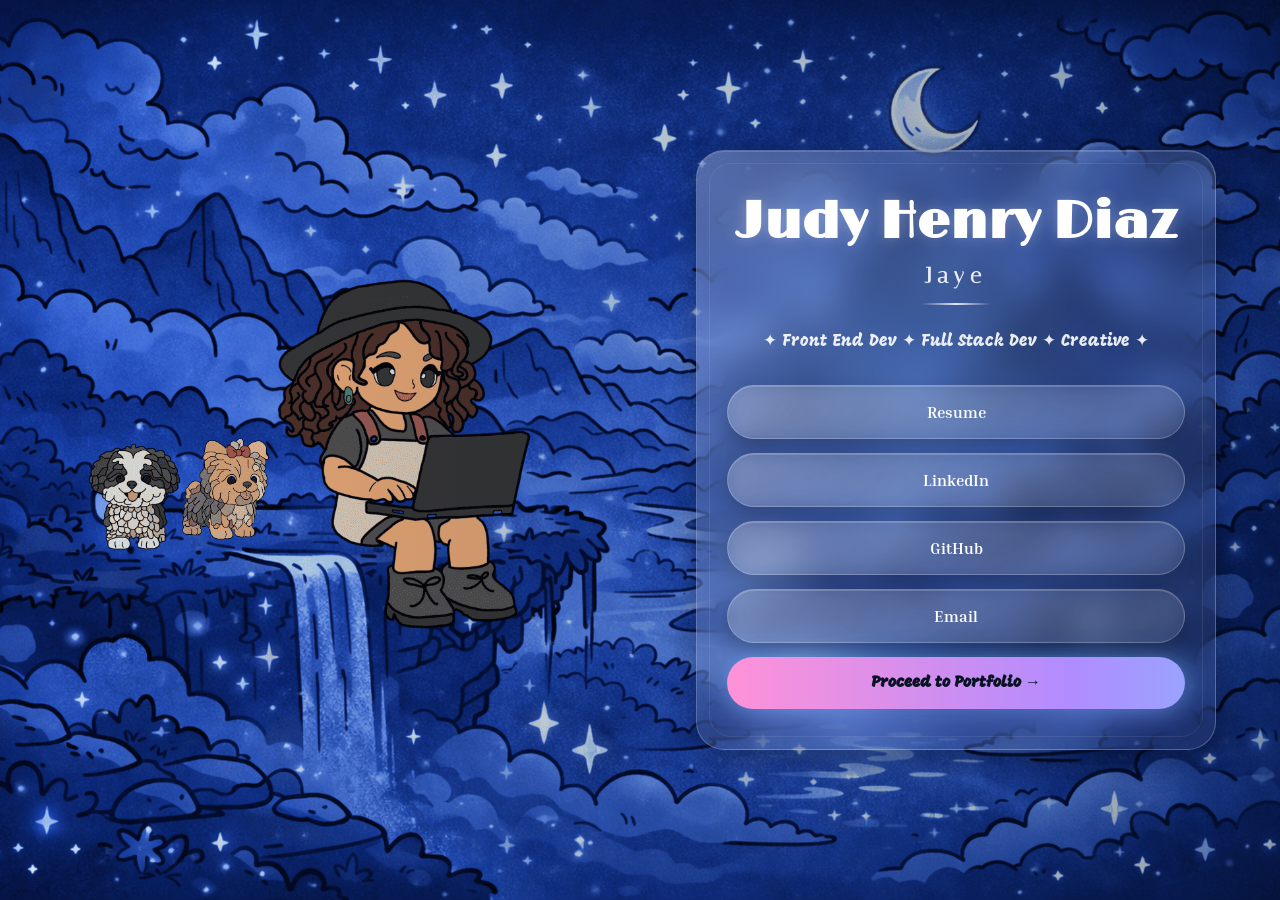
<file: index.html>
<!DOCTYPE html>
<html lang="en">
<head>
  <meta charset="UTF-8" />
  <meta name="viewport" content="width=device-width, initial-scale=1.0" />
  <title>Judy's Website!</title>

  <link rel="icon" type="image/png" href="photos/jaye1.png">

  <link rel="preconnect" href="https://fonts.googleapis.com">
  <link rel="preconnect" href="https://fonts.gstatic.com" crossorigin>
  <link href="https://fonts.googleapis.com/css2?family=Limelight&display=swap" rel="stylesheet">
  <link href="https://fonts.googleapis.com/css2?family=Mogra&display=swap" rel="stylesheet">
  <link href="https://fonts.googleapis.com/css2?family=Italiana&display=swap" rel="stylesheet">
  <link href="https://fonts.googleapis.com/css2?family=Inria+Serif&display=swap" rel="stylesheet">

  <style>
    * {
      margin: 0;
      padding: 0;
      box-sizing: border-box;
      font-family: "Segoe UI", Arial, sans-serif;
    }

    body {
      min-height: 100vh;
      background: url("photos/landing.png") no-repeat center center/cover;
      display: flex;
      justify-content: flex-end;
      align-items: center;
      overflow: hidden;
      position: relative;
      color: white;
    }

    body::before {
      content: "";
  position: absolute;
  inset: 0;
  background:
    linear-gradient(to left, rgba(5, 10, 20, 0.35), rgba(5, 10, 20, 0.05));
  z-index: 0;
    }

    body::after {
      content: "";
      position: absolute;
      width: 420px;
      height: 420px;
      right: 12%;
      top: 18%;
      border-radius: 50%;
      background: radial-gradient(circle, rgba(111, 184, 255, 0.22), transparent 65%);
      filter: blur(20px);
      z-index: 0;
    }

    .right-panel {
      position: relative;
      z-index: 1;
      width: min(42%, 520px);
      margin-right: 5%;
      padding: 40px 30px;
      border-radius: 28px;
      background: linear-gradient(
        135deg,
        rgba(255, 255, 255, 0.14),
        rgba(255, 255, 255, 0.06)
      );
      border: 1px solid rgba(255, 255, 255, 0.22);
      backdrop-filter: blur(18px);
      -webkit-backdrop-filter: blur(18px);
      box-shadow:
        0 8px 32px rgba(0, 0, 0, 0.35),
        inset 0 1px 0 rgba(255, 255, 255, 0.15);
      text-align: center;
      overflow: hidden;
    }

    .right-panel::before {
      content: "";
      position: absolute;
      inset: 0;
      background: linear-gradient(
        120deg,
        rgba(255, 255, 255, 0.15) 0%,
        rgba(255, 255, 255, 0.03) 30%,
        transparent 55%
      );
      pointer-events: none;
    }

    .right-panel::after {
      content: "";
      position: absolute;
      inset: 12px;
      border: 1px solid rgba(255, 255, 255, 0.08);
      border-radius: 22px;
      pointer-events: none;
    }

    h1 {
  font-family: "Limelight", serif;
  font-size: clamp(2.2rem, 4vw, 3.2rem);
  letter-spacing: 1px;
  margin-bottom: 8px;
  text-shadow: 0 0 14px rgba(255, 255, 255, 0.25);
}

h2 {
  font-family: "Italiana", serif;
  font-size: 1.4rem;
  letter-spacing: 6px;
  margin-bottom: 14px;
  color: rgba(255, 255, 255, 0.9);
}

.tags {
  font-family: "Mogra", cursive;
  font-size: 1.05rem;
  line-height: 1.8;
  color: rgba(255, 255, 255, 0.9);
  margin-bottom: 28px;
}

    .buttons {
      display: flex;
      flex-direction: column;
      gap: 14px;
      width: 100%;
      position: relative;
      z-index: 2;
    }

    .btn {
      display: block;
      text-decoration: none;
      text-align: center;
      color: white;
      font-family: "Inria Serif", serif;
      font-weight: 700;
      font-size: 1rem;
      padding: 16px 20px;
      border-radius: 999px;
      border: 1px solid rgba(255,255,255,0.22);
      background: linear-gradient(
        135deg,
        rgba(255,255,255,0.17),
        rgba(255,255,255,0.07)
      );
      backdrop-filter: blur(10px);
      -webkit-backdrop-filter: blur(10px);
      box-shadow:
        inset 0 1px 0 rgba(255,255,255,0.18),
        0 8px 18px rgba(0,0,0,0.16);
      transition: transform 0.22s ease, box-shadow 0.22s ease;
    }

    .btn:hover {
      transform: translateY(-2px) scale(1.02);
      background: linear-gradient(
        135deg,
        rgba(120, 190, 255, 0.26),
        rgba(255, 255, 255, 0.12)
      );
      box-shadow:
        0 10px 26px rgba(80, 150, 255, 0.22),
        0 4px 20px rgba(0, 0, 0, 0.25);
    }

    .btn:active {
      transform: scale(0.98);
    }

    .btn-portfolio {
      font-family: "Mogra", cursive;
      color: #091224;
      border: none;
      background: linear-gradient(
        90deg,
        #ff92d8,
        #b18cff,
        #6ccfff,
        #72ffd7,
        #ffd66e
      );
      background-size: 300% 300%;
      box-shadow:
        0 0 24px rgba(123, 199, 255, 0.38),
        0 12px 28px rgba(124, 120, 255, 0.26);
      animation: shift 8s ease infinite;
    }

    .btn-portfolio:hover {
      transform: translateY(-3px) scale(1.01);
      box-shadow:
        0 0 32px rgba(141, 222, 255, 0.52),
        0 16px 34px rgba(140, 104, 255, 0.3);
    }

    @keyframes shift {
      0% { background-position: 0% 50%; }
      50% { background-position: 100% 50%; }
      100% { background-position: 0% 50%; }
    }

    .divider {
      width: 70px;
      height: 2px;
      margin: 0 auto 22px;
      background: linear-gradient(to right, transparent, rgba(255,255,255,0.85), transparent);
      border-radius: 2px;
    }

    @media (max-width: 900px) {
      body {
        justify-content: center;
        padding: 20px;
      }

      .right-panel {
        width: 100%;
        max-width: 540px;
        margin-right: 0;
      }
    }
  </style>
</head>
<body>

  <div class="right-panel">
    <h1>Judy Henry Diaz</h1>
    <h2>Jaye</h2>
    <div class="divider"></div>
    <div class="tags">✦ Front End Dev ✦ Full Stack Dev ✦ Creative ✦</div>

    <div class="buttons">
      <a href="JPHD-Resume.pdf" class="btn" target="_blank">Resume</a>
      <a href="https://linkedin.com/in/judyhenry" class="btn" target="_blank">LinkedIn</a>
      <a href="https://github.com/Jayetech-dev" class="btn" target="_blank">GitHub</a>
      <a href="mailto:judypat99@gmail.com" class="btn">Email</a>
      <a href="portfolio.html" class="btn btn-portfolio">Proceed to Portfolio →</a>
    </div>
  </div>

</body>
</html>
</file>
